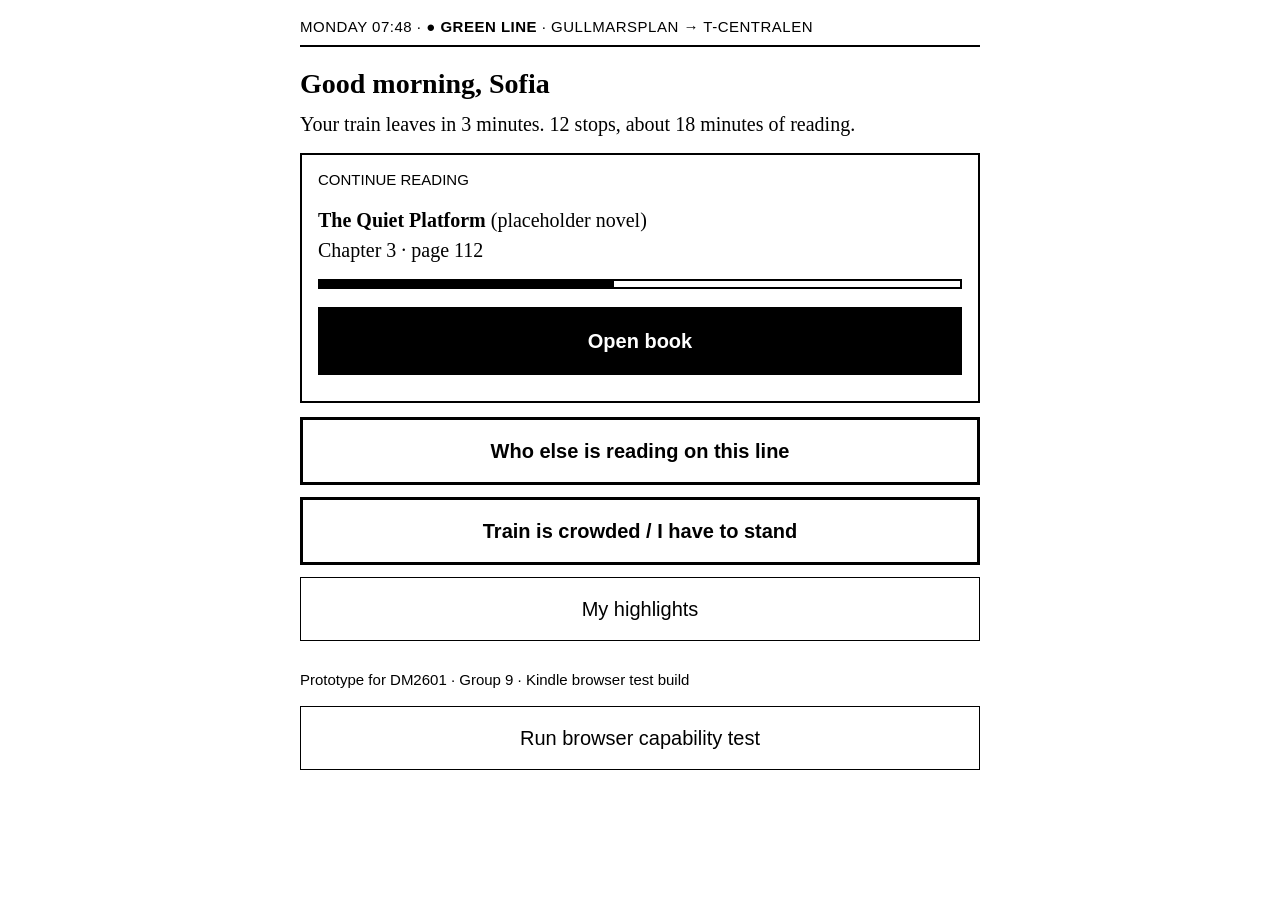
<file: index.html>
<!DOCTYPE html>
<html lang="en">
<head>
<meta charset="utf-8">
<meta name="viewport" content="width=device-width, initial-scale=1">
<title>Sofia · Commute Reading</title>
<link rel="stylesheet" href="style.css">
</head>
<body>

<div class="meta">Monday 07:48 · <span class="line line-green">Green line</span> · Gullmarsplan → T-Centralen</div>

<h1>Good morning, Sofia</h1>
<p>Your train leaves in 3 minutes. 12 stops, about 18 minutes of reading.</p>

<div class="card">
  <p class="small">CONTINUE READING</p>
  <p><strong>The Quiet Platform</strong> (placeholder novel)<br>Chapter 3 · page 112</p>
  <div class="progress"><span style="width:46%"></span></div>
  <a class="btn primary" href="reading.html">Open book</a>
</div>

<a class="btn" href="line.html">Who else is reading on this line</a>
<a class="btn" href="crowded.html">Train is crowded / I have to stand</a>
<a class="btn quiet" href="highlights.html">My highlights</a>

<div class="foot small">
  <p>Prototype for DM2601 · Group 9 · Kindle browser test build</p>
  <a class="btn quiet" href="test.html">Run browser capability test</a>
</div>

</body>
</html>
</file>
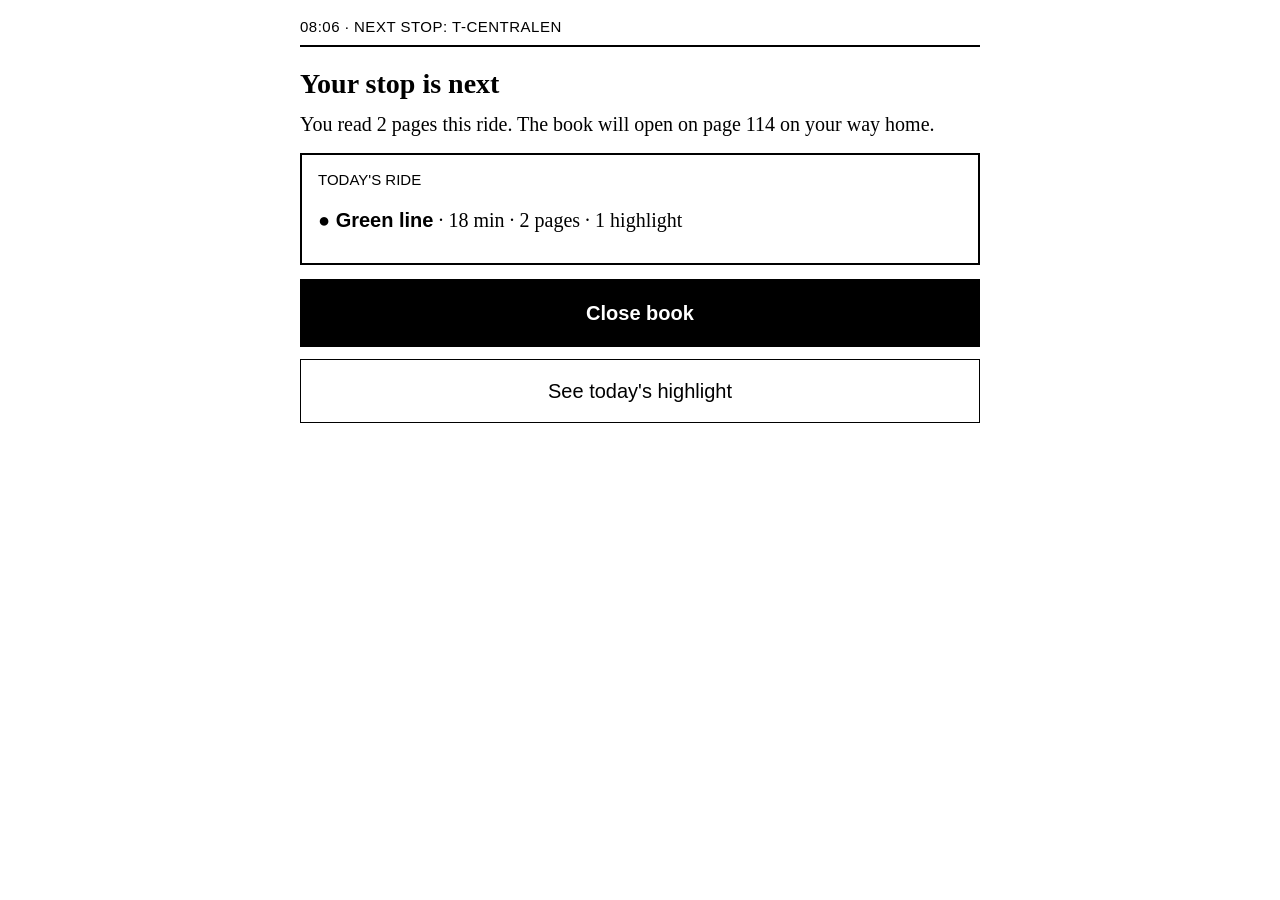
<file: arrived.html>
<!DOCTYPE html>
<html lang="en">
<head>
<meta charset="utf-8">
<meta name="viewport" content="width=device-width, initial-scale=1">
<title>Arriving · T-Centralen</title>
<link rel="stylesheet" href="style.css">
</head>
<body>

<div class="meta">08:06 · Next stop: T-Centralen</div>

<h1>Your stop is next</h1>
<p>You read 2 pages this ride. The book will open on page 114 on your way home.</p>

<div class="card">
  <p class="small">TODAY'S RIDE</p>
  <p><span class="line line-green">Green line</span> · 18 min · 2 pages · 1 highlight</p>
</div>

<a class="btn primary" href="index.html">Close book</a>
<a class="btn quiet" href="highlights.html">See today's highlight</a>

</body>
</html>
</file>
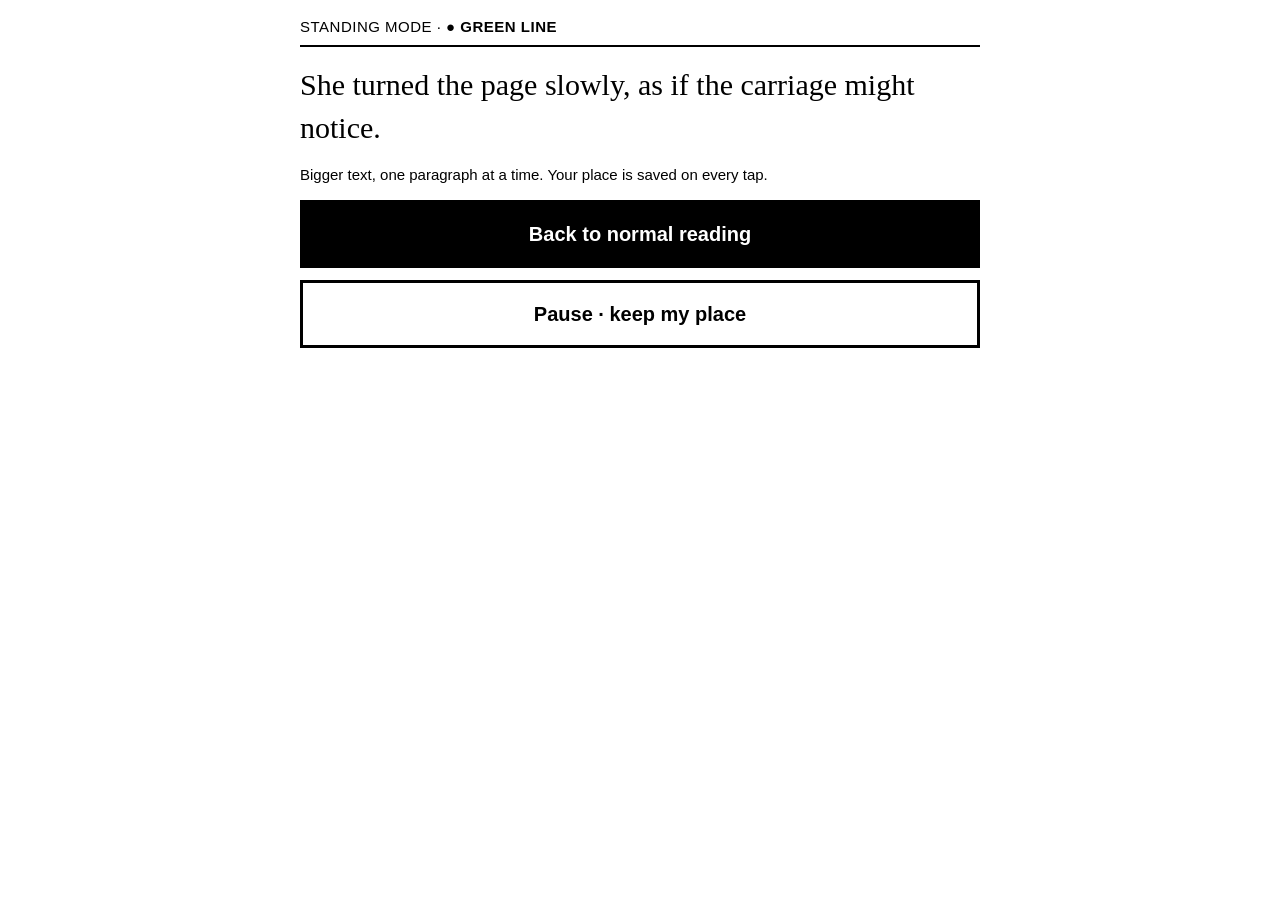
<file: crowded-2.html>
<!DOCTYPE html>
<html lang="en">
<head>
<meta charset="utf-8">
<meta name="viewport" content="width=device-width, initial-scale=1">
<title>Crowded train mode</title>
<link rel="stylesheet" href="style.css">
<style>
  body { font-size: 26px; }
  .big { font-size: 30px; line-height: 1.45; }
</style>
</head>
<body>

<div class="meta">Standing mode · <span class="line line-green">Green line</span></div>

<p class="big">She turned the page slowly, as if the carriage might notice.</p>

<p class="small">Bigger text, one paragraph at a time. Your place is saved on every tap.</p>

<a class="btn primary" href="reading.html">Back to normal reading</a>
<a class="btn" href="index.html">Pause · keep my place</a>

</body>
</html>
</file>
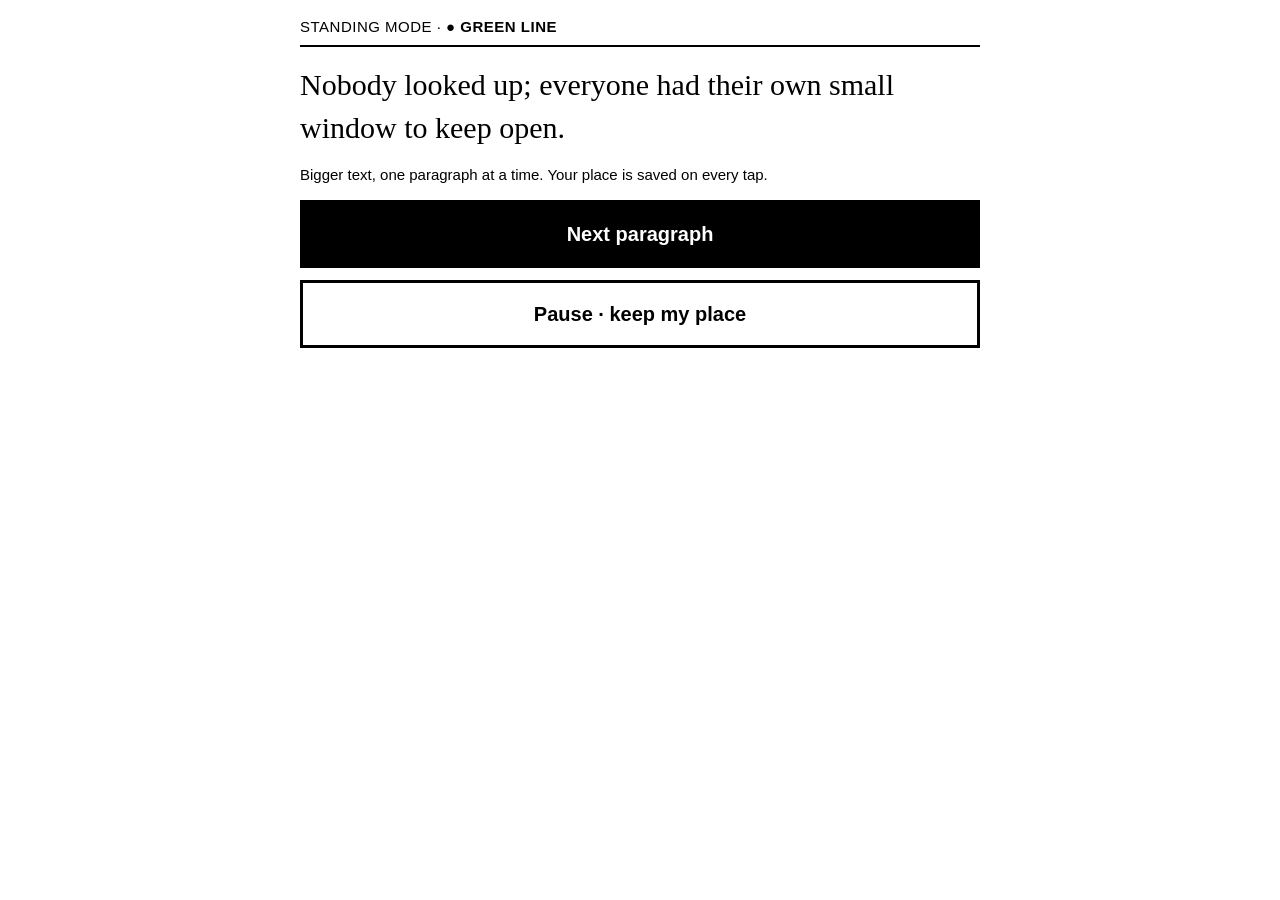
<file: crowded.html>
<!DOCTYPE html>
<html lang="en">
<head>
<meta charset="utf-8">
<meta name="viewport" content="width=device-width, initial-scale=1">
<title>Crowded train mode</title>
<link rel="stylesheet" href="style.css">
<style>
  /* Standing / one-handed mode: extra-large type, one action per screen. */
  body { font-size: 26px; }
  .big { font-size: 30px; line-height: 1.45; }
</style>
</head>
<body>

<div class="meta">Standing mode · <span class="line line-green">Green line</span></div>

<p class="big">Nobody looked up; everyone had their own small window to keep open.</p>

<p class="small">Bigger text, one paragraph at a time. Your place is saved on every tap.</p>

<a class="btn primary" href="crowded-2.html">Next paragraph</a>
<a class="btn" href="index.html">Pause · keep my place</a>

</body>
</html>
</file>
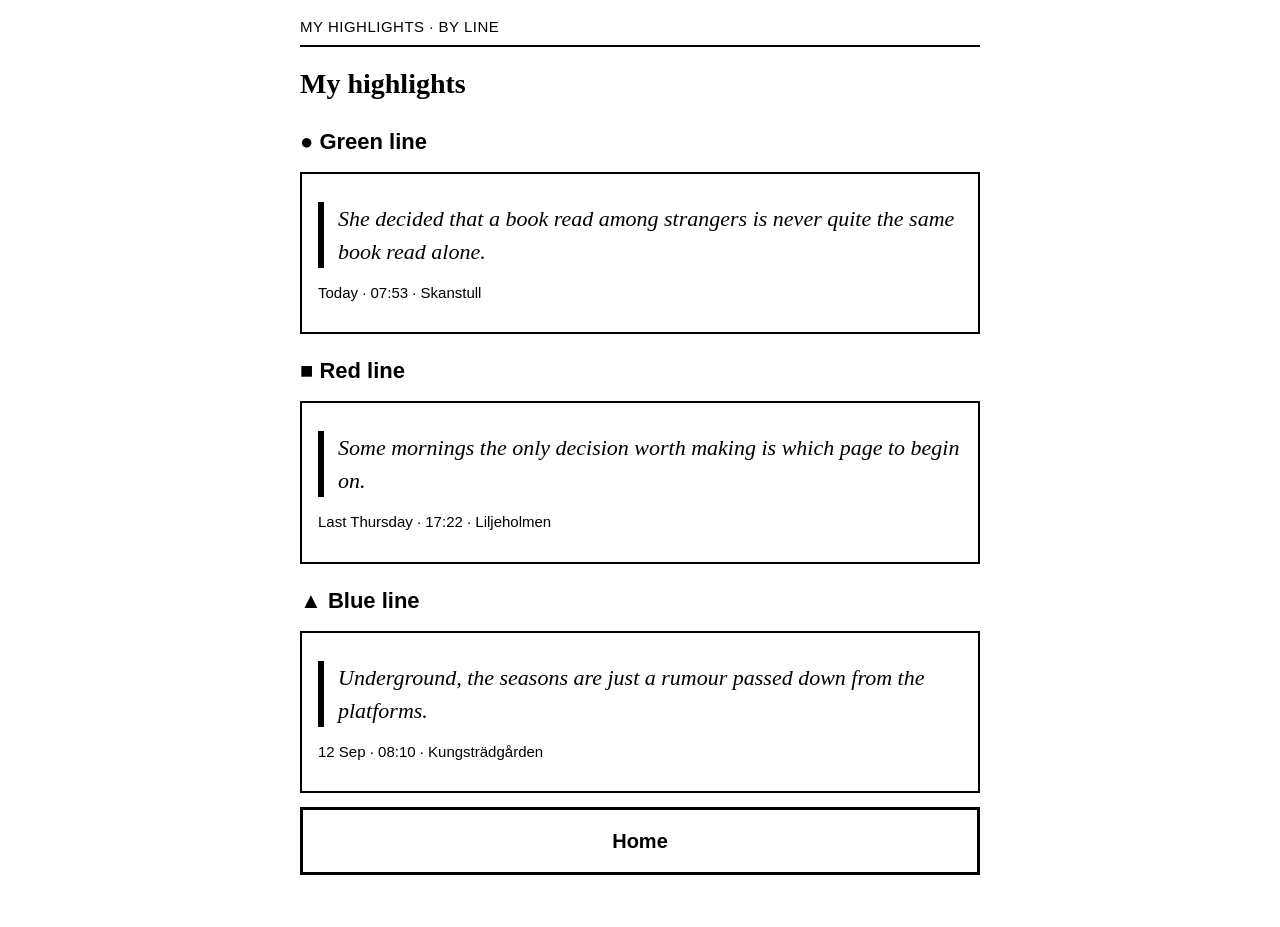
<file: highlights.html>
<!DOCTYPE html>
<html lang="en">
<head>
<meta charset="utf-8">
<meta name="viewport" content="width=device-width, initial-scale=1">
<title>My highlights</title>
<link rel="stylesheet" href="style.css">
</head>
<body>

<div class="meta">My highlights · by line</div>

<h1>My highlights</h1>

<h2><span class="line line-green">Green line</span></h2>
<div class="card">
  <div class="quote">She decided that a book read among strangers is never quite the same book read alone.</div>
  <p class="small">Today · 07:53 · Skanstull</p>
</div>

<h2><span class="line line-red">Red line</span></h2>
<div class="card">
  <div class="quote">Some mornings the only decision worth making is which page to begin on.</div>
  <p class="small">Last Thursday · 17:22 · Liljeholmen</p>
</div>

<h2><span class="line line-blue">Blue line</span></h2>
<div class="card">
  <div class="quote">Underground, the seasons are just a rumour passed down from the platforms.</div>
  <p class="small">12 Sep · 08:10 · Kungsträdgården</p>
</div>

<a class="btn" href="index.html">Home</a>

</body>
</html>
</file>
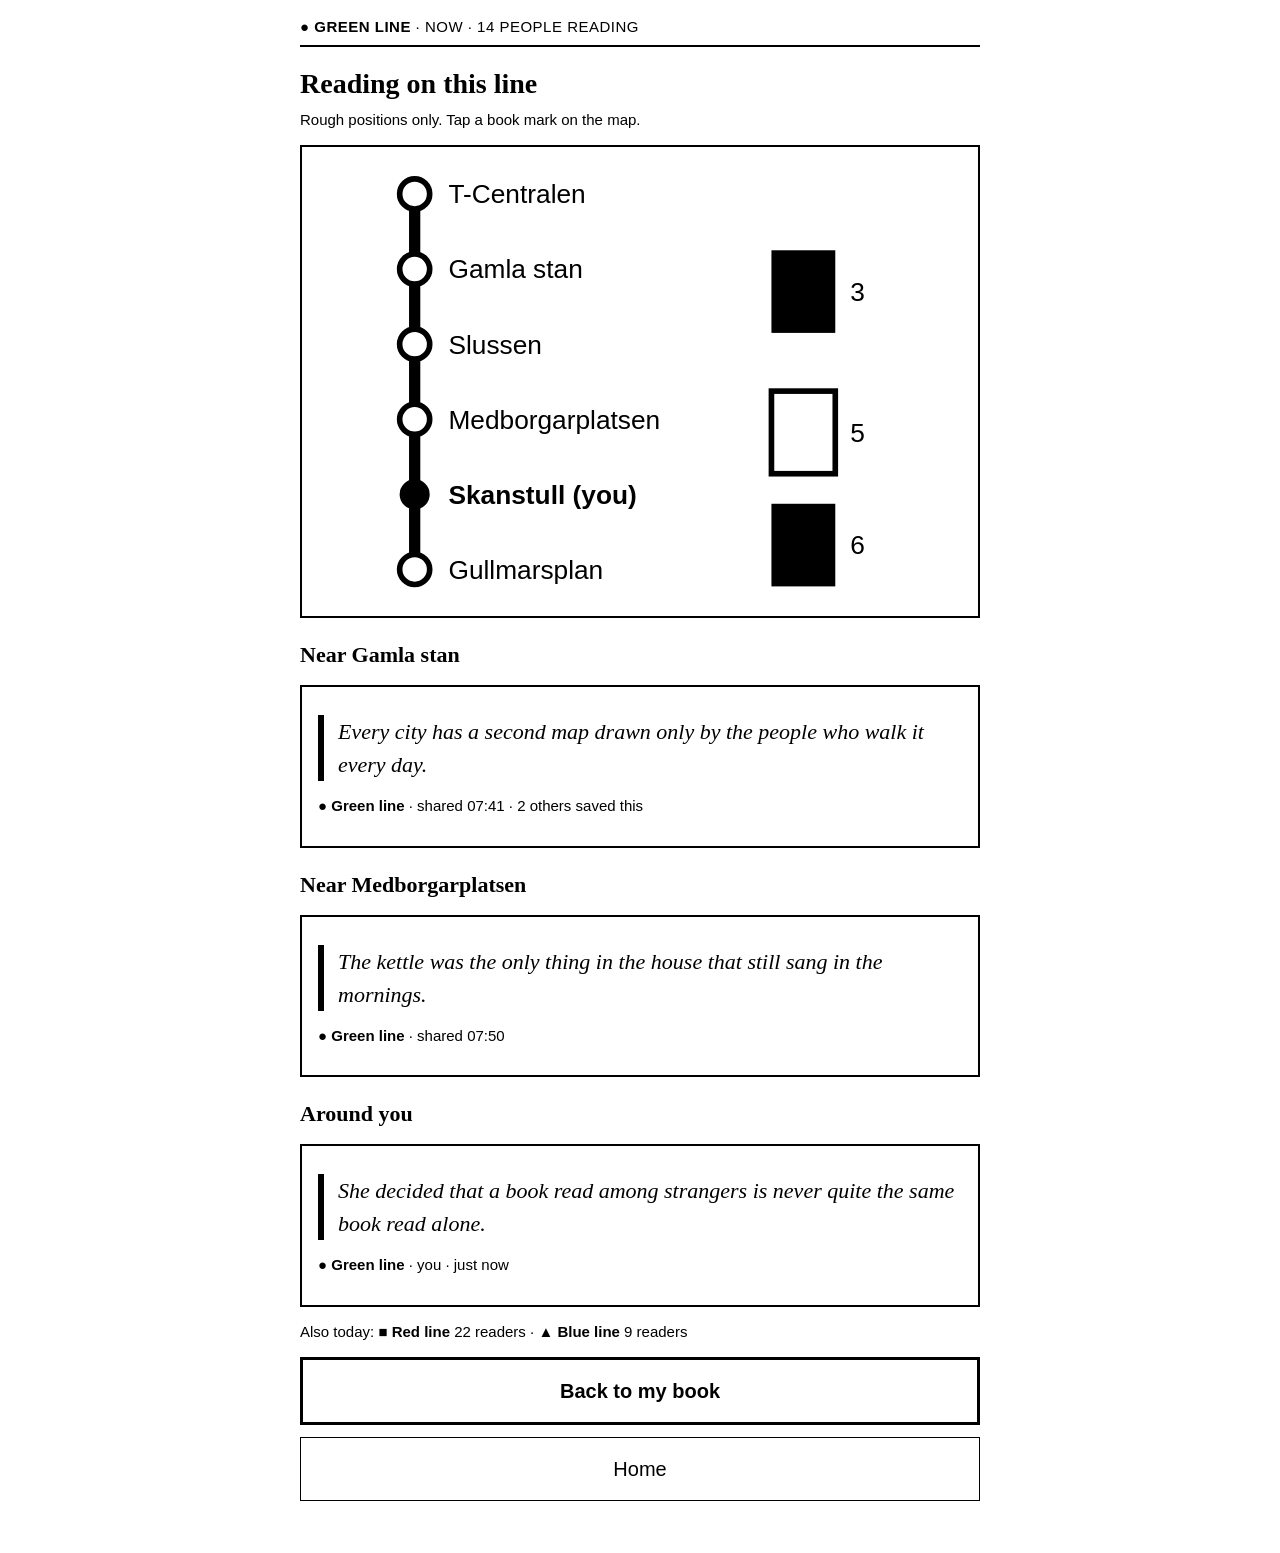
<file: line.html>
<!DOCTYPE html>
<html lang="en">
<head>
<meta charset="utf-8">
<meta name="viewport" content="width=device-width, initial-scale=1">
<title>Reading on the green line</title>
<link rel="stylesheet" href="style.css">
</head>
<body>

<div class="meta"><span class="line line-green">Green line</span> · now · 14 people reading</div>

<h1>Reading on this line</h1>
<p class="small">Rough positions only. Tap a book mark on the map.</p>

<!-- Inline SVG test: shapes, text, and tappable links inside SVG. -->
<svg width="100%" viewBox="0 0 360 250" xmlns="http://www.w3.org/2000/svg" xmlns:xlink="http://www.w3.org/1999/xlink" style="border:2px solid #000; display:block;">
  <line x1="60" y1="25" x2="60" y2="225" stroke="#000" stroke-width="6"/>
  <g font-family="Helvetica, Arial, sans-serif" font-size="14" fill="#000">
    <circle cx="60" cy="25"  r="8" fill="#fff" stroke="#000" stroke-width="3"/><text x="78" y="30">T-Centralen</text>
    <circle cx="60" cy="65"  r="8" fill="#fff" stroke="#000" stroke-width="3"/><text x="78" y="70">Gamla stan</text>
    <circle cx="60" cy="105" r="8" fill="#fff" stroke="#000" stroke-width="3"/><text x="78" y="110">Slussen</text>
    <circle cx="60" cy="145" r="8" fill="#fff" stroke="#000" stroke-width="3"/><text x="78" y="150">Medborgarplatsen</text>
    <circle cx="60" cy="185" r="8" fill="#000"/><text x="78" y="190" font-weight="bold">Skanstull (you)</text>
    <circle cx="60" cy="225" r="8" fill="#fff" stroke="#000" stroke-width="3"/><text x="78" y="230">Gullmarsplan</text>
  </g>
  <a xlink:href="#r1"><rect x="250" y="55"  width="34" height="44" fill="#000"/><text x="292" y="82" font-size="14" font-family="Helvetica, Arial, sans-serif">3</text></a>
  <a xlink:href="#r2"><rect x="250" y="130" width="34" height="44" fill="#fff" stroke="#000" stroke-width="3"/><text x="292" y="157" font-size="14" font-family="Helvetica, Arial, sans-serif">5</text></a>
  <a xlink:href="#r3"><rect x="250" y="190" width="34" height="44" fill="#000"/><text x="292" y="217" font-size="14" font-family="Helvetica, Arial, sans-serif">6</text></a>
</svg>

<h2 id="r1">Near Gamla stan</h2>
<div class="card">
  <div class="quote">Every city has a second map drawn only by the people who walk it every day.</div>
  <p class="small"><span class="line line-green">Green line</span> · shared 07:41 · 2 others saved this</p>
</div>

<h2 id="r2">Near Medborgarplatsen</h2>
<div class="card">
  <div class="quote">The kettle was the only thing in the house that still sang in the mornings.</div>
  <p class="small"><span class="line line-green">Green line</span> · shared 07:50</p>
</div>

<h2 id="r3">Around you</h2>
<div class="card">
  <div class="quote">She decided that a book read among strangers is never quite the same book read alone.</div>
  <p class="small"><span class="line line-green">Green line</span> · you · just now</p>
</div>

<p class="small">Also today: <span class="line line-red">Red line</span> 22 readers · <span class="line line-blue">Blue line</span> 9 readers</p>

<a class="btn" href="reading.html">Back to my book</a>
<a class="btn quiet" href="index.html">Home</a>

</body>
</html>
</file>
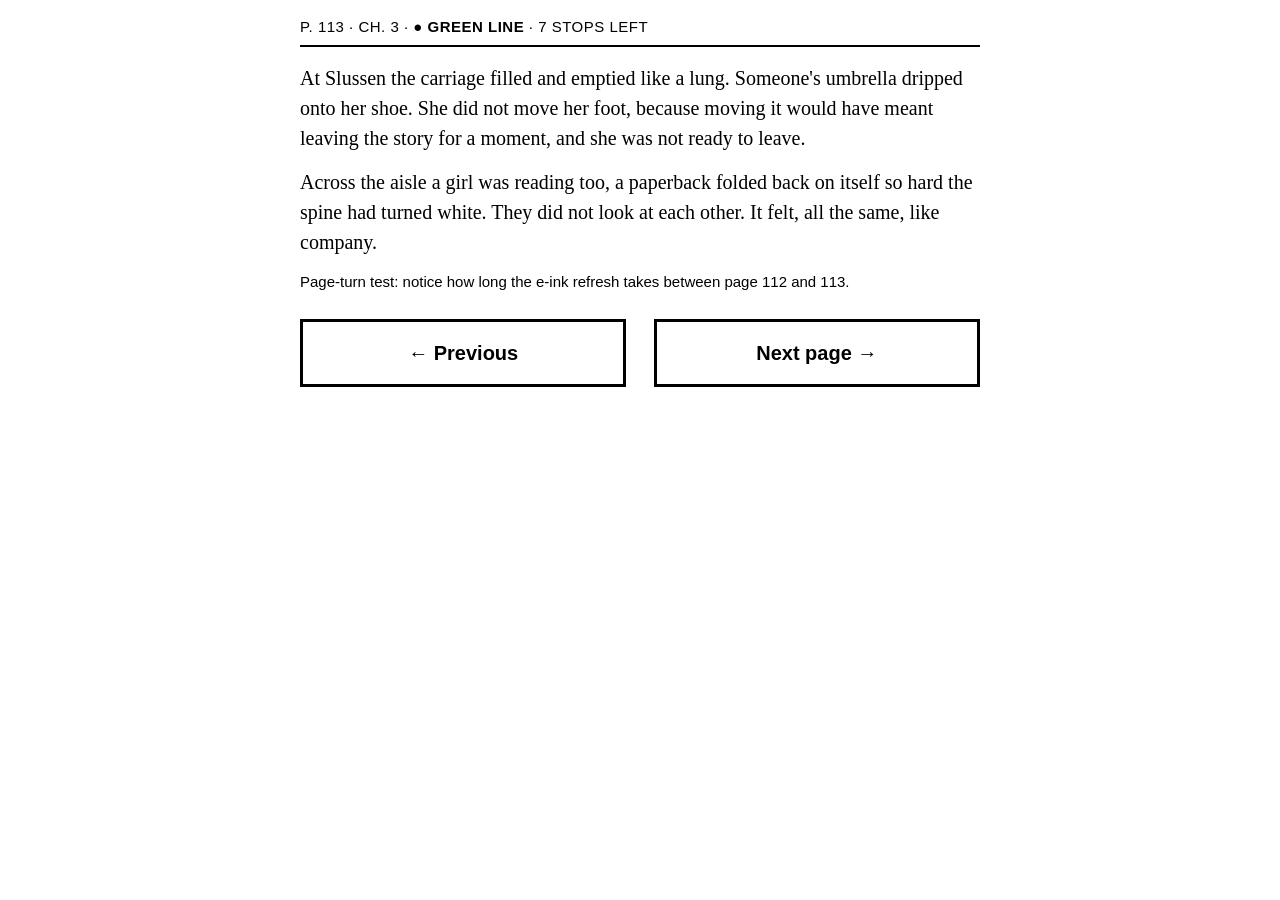
<file: reading-2.html>
<!DOCTYPE html>
<html lang="en">
<head>
<meta charset="utf-8">
<meta name="viewport" content="width=device-width, initial-scale=1">
<title>Reading · page 113</title>
<link rel="stylesheet" href="style.css">
</head>
<body>

<div class="meta">p. 113 · Ch. 3 · <span class="line line-green">Green line</span> · 7 stops left</div>

<div class="page">
  <p>
    At Slussen the carriage filled and emptied like a lung. Someone's umbrella dripped onto her shoe.
    She did not move her foot, because moving it would have meant leaving the story for a moment,
    and she was not ready to leave.
  </p>
  <p>
    Across the aisle a girl was reading too, a paperback folded back on itself so hard the spine had turned white.
    They did not look at each other. It felt, all the same, like company.
  </p>
</div>

<p class="small">Page-turn test: notice how long the e-ink refresh takes between page 112 and 113.</p>

<div class="row">
  <a class="btn" href="reading.html">&larr; Previous</a>
  <a class="btn" href="arrived.html">Next page &rarr;</a>
</div>

</body>
</html>
</file>
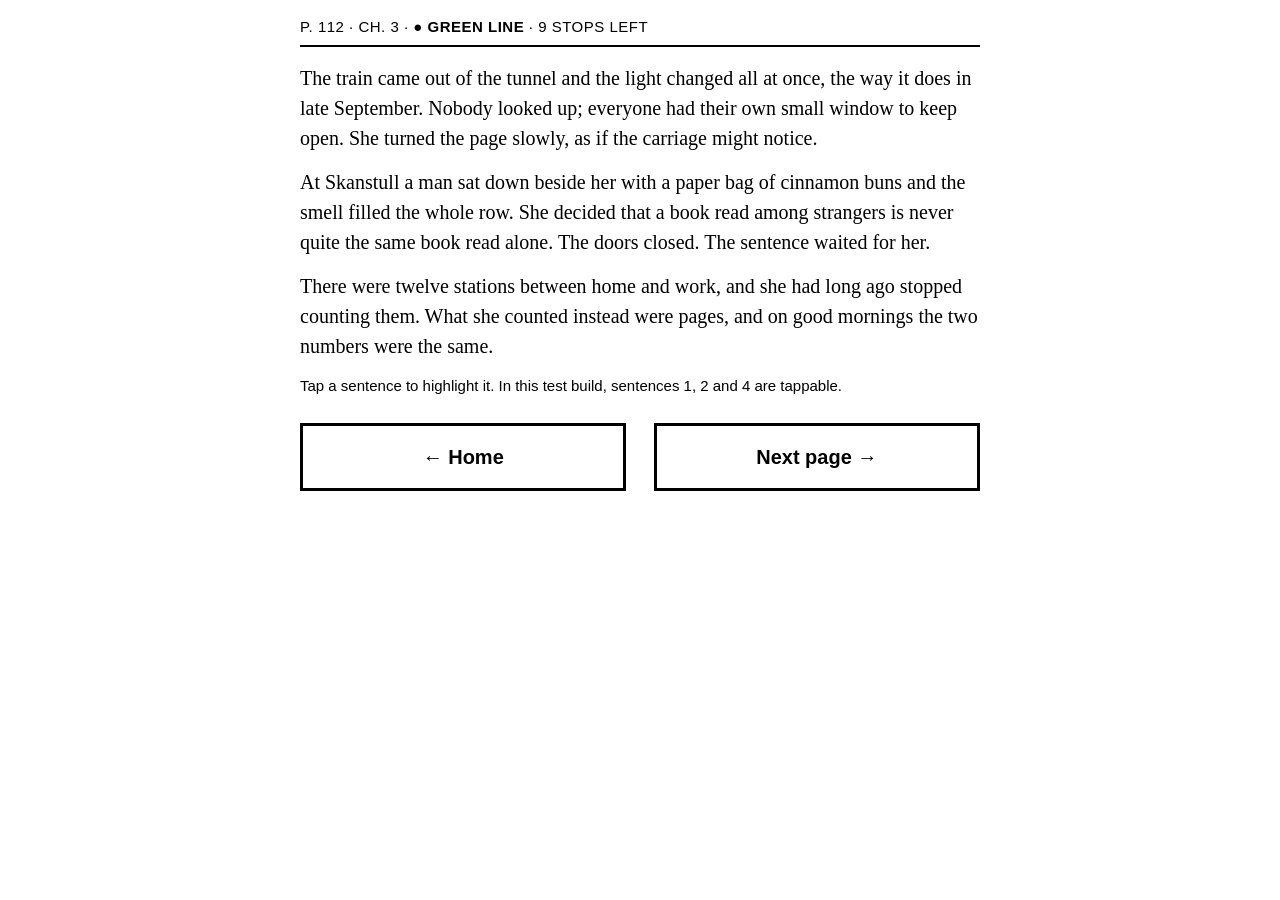
<file: reading.html>
<!DOCTYPE html>
<html lang="en">
<head>
<meta charset="utf-8">
<meta name="viewport" content="width=device-width, initial-scale=1">
<title>Reading · page 112</title>
<link rel="stylesheet" href="style.css">
</head>
<body>

<div class="meta">p. 112 · Ch. 3 · <span class="line line-green">Green line</span> · 9 stops left</div>

<div class="page">
  <p>
    <a class="s" href="saved.html?n=1">The train came out of the tunnel and the light changed all at once, the way it does in late September.</a>
    <a class="s" href="saved.html?n=2">Nobody looked up; everyone had their own small window to keep open.</a>
    She turned the page slowly, as if the carriage might notice.
  </p>
  <p>
    At Skanstull a man sat down beside her with a paper bag of cinnamon buns and the smell filled the whole row.
    <a class="s" href="saved.html?n=3">She decided that a book read among strangers is never quite the same book read alone.</a>
    The doors closed. The sentence waited for her.
  </p>
  <p>
    There were twelve stations between home and work, and she had long ago stopped counting them.
    What she counted instead were pages, and on good mornings the two numbers were the same.
  </p>
</div>

<p class="small">Tap a sentence to highlight it. In this test build, sentences 1, 2 and 4 are tappable.</p>

<div class="row">
  <a class="btn" href="index.html">&larr; Home</a>
  <a class="btn" href="reading-2.html">Next page &rarr;</a>
</div>

</body>
</html>
</file>
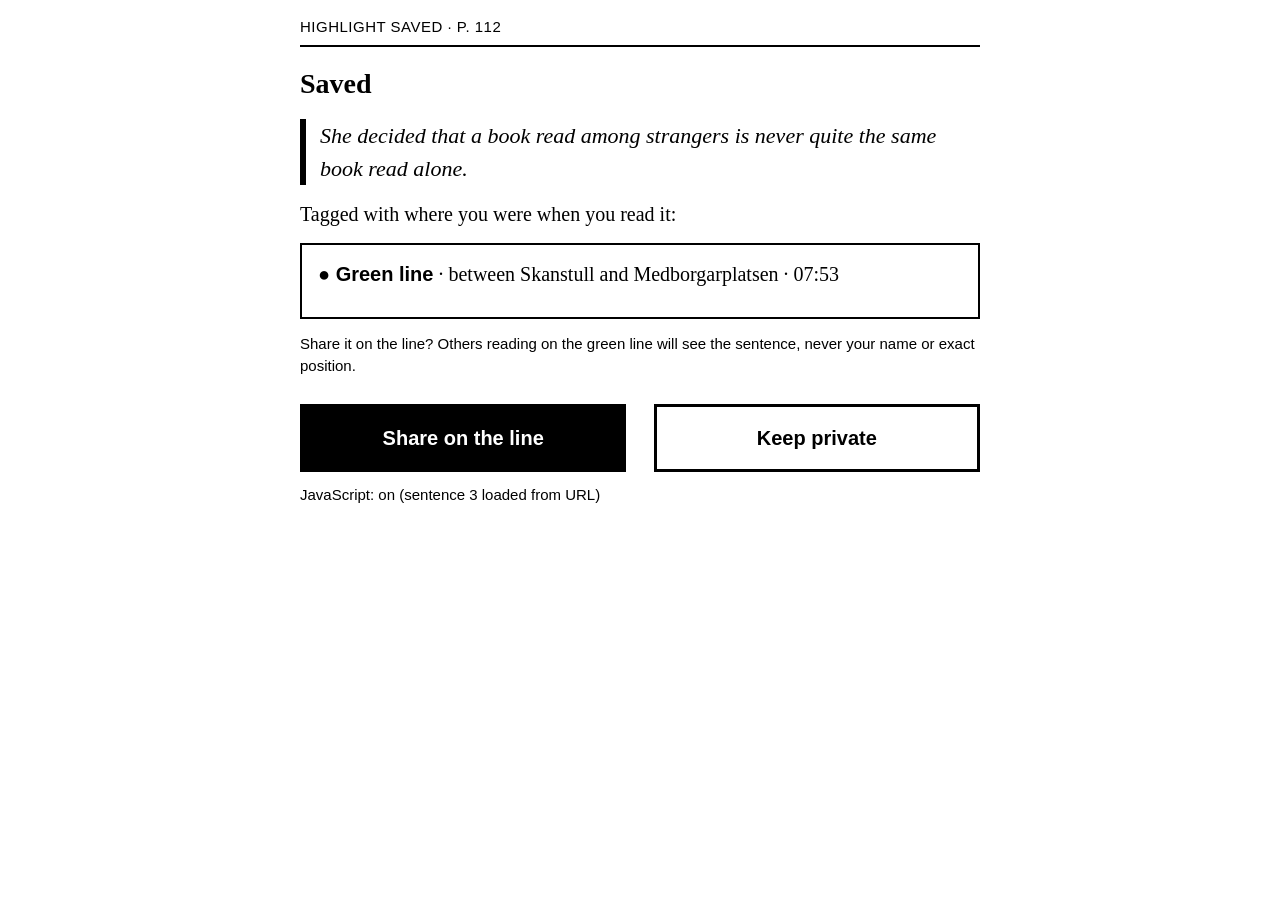
<file: saved.html>
<!DOCTYPE html>
<html lang="en">
<head>
<meta charset="utf-8">
<meta name="viewport" content="width=device-width, initial-scale=1">
<title>Highlight saved</title>
<link rel="stylesheet" href="style.css">
</head>
<body>

<div class="meta">Highlight saved · p. 112</div>

<h1>Saved</h1>

<div class="quote" id="q">She decided that a book read among strangers is never quite the same book read alone.</div>

<p>Tagged with where you were when you read it:</p>
<div class="card">
  <p><span class="line line-green">Green line</span> · between Skanstull and Medborgarplatsen · 07:53</p>
</div>

<p class="small">Share it on the line? Others reading on the green line will see the sentence, never your name or exact position.</p>

<div class="row">
  <a class="btn primary" href="line.html">Share on the line</a>
  <a class="btn" href="reading.html">Keep private</a>
</div>

<p class="small" id="js-status">JavaScript: off (showing default sentence)</p>

<script>
  // ES5 only: no arrow functions, no let/const, no template strings.
  (function () {
    var sentences = {
      "1": "The train came out of the tunnel and the light changed all at once, the way it does in late September.",
      "2": "Nobody looked up; everyone had their own small window to keep open.",
      "3": "She decided that a book read among strangers is never quite the same book read alone."
    };
    var m = /[?&]n=(\d)/.exec(window.location.search);
    var n = m ? m[1] : "3";
    var el = document.getElementById("q");
    if (sentences[n]) { el.innerHTML = sentences[n]; }
    document.getElementById("js-status").innerHTML = "JavaScript: on (sentence " + n + " loaded from URL)";
  })();
</script>

</body>
</html>
</file>
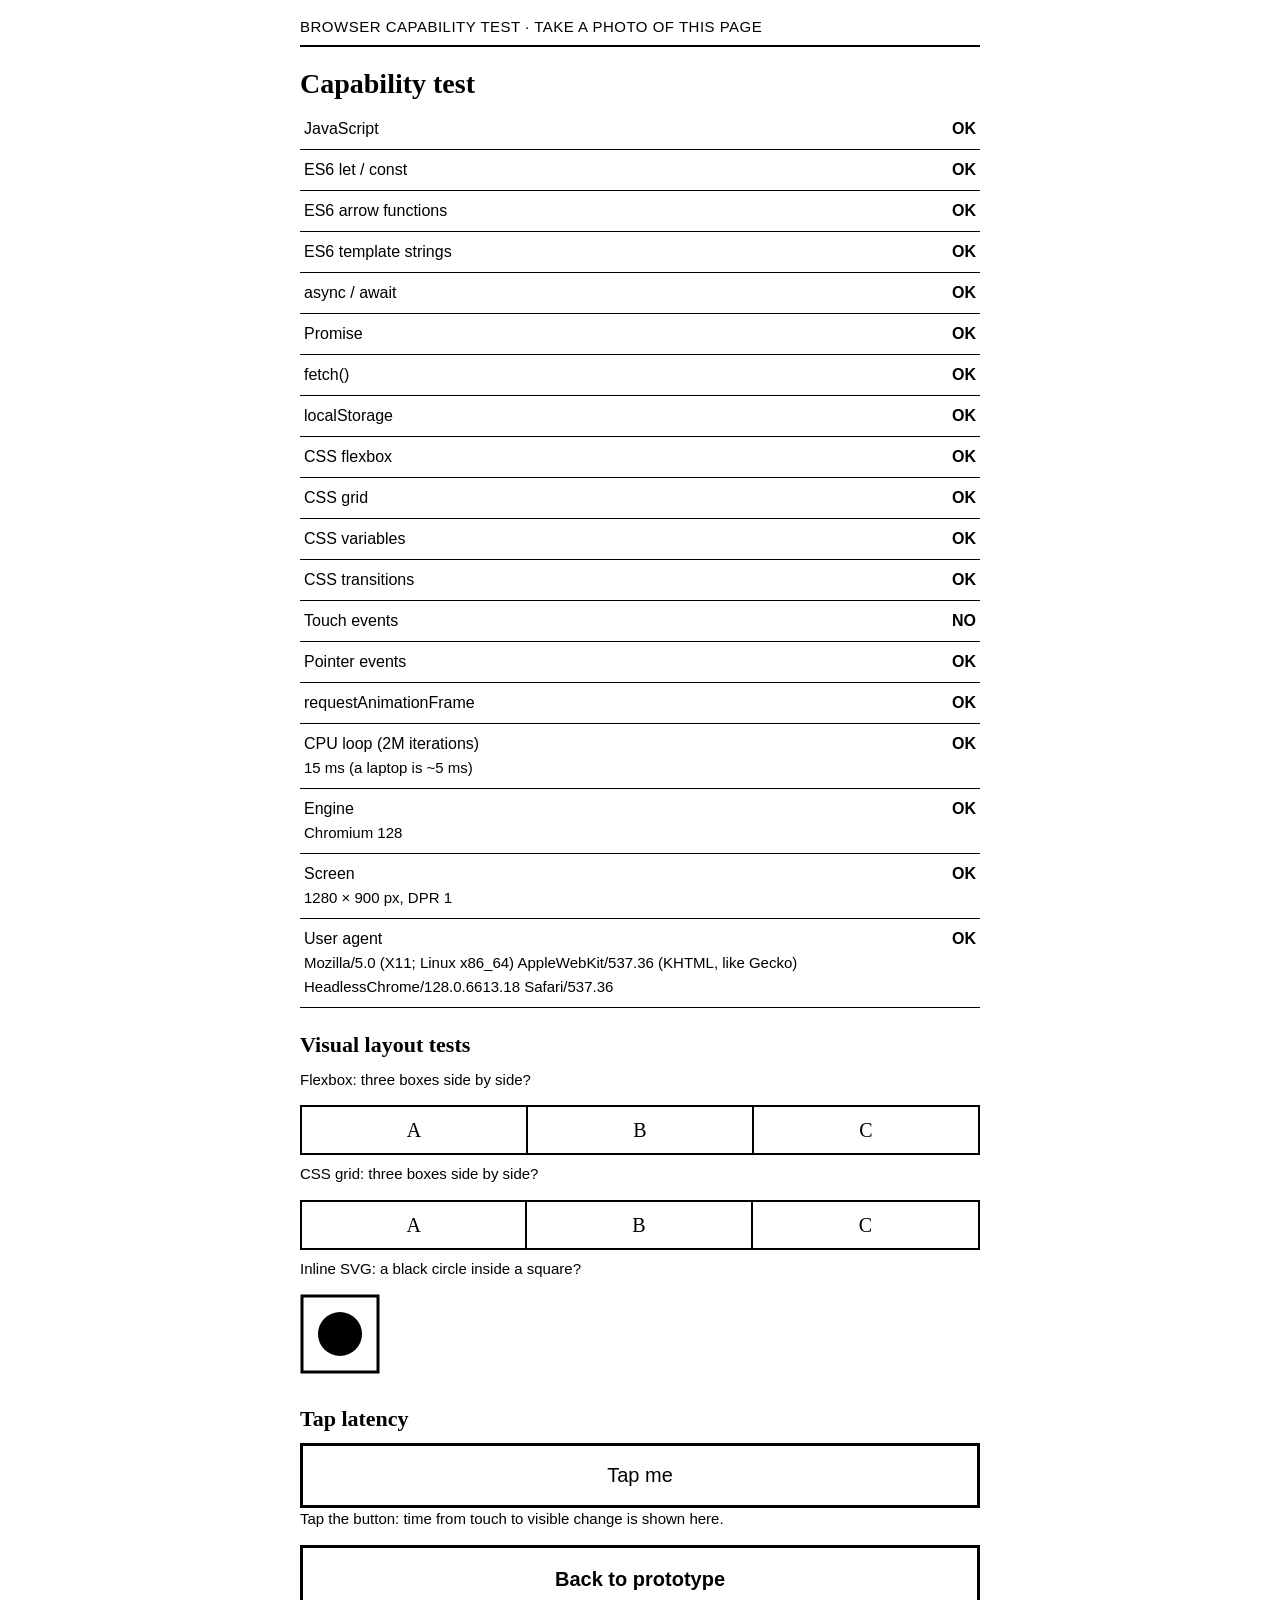
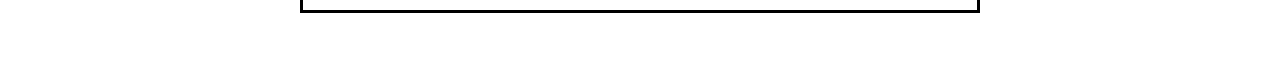
<file: test.html>
<!DOCTYPE html>
<html lang="en">
<head>
<meta charset="utf-8">
<meta name="viewport" content="width=device-width, initial-scale=1">
<title>Kindle capability test</title>
<link rel="stylesheet" href="style.css">
<style>
  .flexbox { display: -webkit-box; display: -webkit-flex; display: flex; border: 2px solid #000; margin: 8px 0; }
  .flexbox div { -webkit-flex: 1; flex: 1; padding: 8px; text-align: center; border-right: 2px solid #000; }
  .flexbox div:last-child { border-right: 0; }
  .gridbox { display: grid; grid-template-columns: 1fr 1fr 1fr; border: 2px solid #000; margin: 8px 0; }
  .gridbox div { padding: 8px; text-align: center; border-right: 2px solid #000; }
  .gridbox div:last-child { border-right: 0; }
  #tapbtn { display: block; width: 100%; padding: 18px; font-size: 20px; border: 3px solid #000; background: #fff; }
</style>
</head>
<body>

<div class="meta">Browser capability test · take a photo of this page</div>

<h1>Capability test</h1>

<noscript><div class="card"><strong>JavaScript is OFF.</strong> Only the visual CSS tests below are meaningful. Turn JS on in the Kindle browser menu and reload.</div></noscript>

<table class="tests" id="results">
  <tr><td>JavaScript</td><td class="r">FAIL</td></tr>
</table>

<h2>Visual layout tests</h2>
<p class="small">Flexbox: three boxes side by side?</p>
<div class="flexbox"><div>A</div><div>B</div><div>C</div></div>
<p class="small">CSS grid: three boxes side by side?</p>
<div class="gridbox"><div>A</div><div>B</div><div>C</div></div>
<p class="small">Inline SVG: a black circle inside a square?</p>
<svg width="80" height="80" viewBox="0 0 80 80"><rect x="2" y="2" width="76" height="76" fill="#fff" stroke="#000" stroke-width="3"/><circle cx="40" cy="40" r="22" fill="#000"/></svg>

<h2>Tap latency</h2>
<button id="tapbtn" type="button">Tap me</button>
<p class="small" id="tapout">Tap the button: time from touch to visible change is shown here.</p>

<a class="btn" href="index.html">Back to prototype</a>

<script>
(function () {
  var rows = [];
  function add(name, ok, note) {
    rows.push("<tr><td>" + name + (note ? "<br><span class='small'>" + note + "</span>" : "") +
              "</td><td class='r'>" + (ok ? "OK" : "NO") + "</td></tr>");
  }
  function tryEval(src) { try { new Function(src); return true; } catch (e) { return false; } }
  function cssSupports(p, v) {
    try { if (window.CSS && CSS.supports) { return CSS.supports(p, v); } } catch (e) {}
    var d = document.createElement("div");
    try { d.style[p] = v; } catch (e2) {}
    return d.style[p] === v;
  }

  add("JavaScript", true);
  add("ES6 let / const", tryEval("let a = 1; const b = 2;"));
  add("ES6 arrow functions", tryEval("var f = (x) => x * 2;"));
  add("ES6 template strings", tryEval("var s = `a${1}`;"));
  add("async / await", tryEval("async function f(){ await 1; }"));
  add("Promise", typeof Promise !== "undefined");
  add("fetch()", typeof window.fetch === "function");

  var ls = false;
  try { localStorage.setItem("__t", "1"); ls = localStorage.getItem("__t") === "1"; localStorage.removeItem("__t"); } catch (e) {}
  add("localStorage", ls);

  add("CSS flexbox", cssSupports("display", "flex"));
  add("CSS grid", cssSupports("display", "grid"));
  add("CSS variables", cssSupports("--x", "1"));
  add("CSS transitions", cssSupports("transition", "opacity 1s"));
  add("Touch events", "ontouchstart" in window);
  add("Pointer events", typeof window.PointerEvent !== "undefined");
  add("requestAnimationFrame", typeof window.requestAnimationFrame === "function");

  // Rough CPU benchmark: 2 million loop iterations.
  var t0 = new Date().getTime(), x = 0;
  for (var i = 0; i < 2000000; i++) { x += i % 7; }
  var ms = new Date().getTime() - t0;
  add("CPU loop (2M iterations)", ms < 1500, ms + " ms (a laptop is ~5 ms)");

  var ua = navigator.userAgent;
  var chrome = /Chrome\/(\d+)/.exec(ua);
  add("Engine", true, chrome ? "Chromium " + chrome[1] : "not Chromium");
  add("Screen", true, window.innerWidth + " × " + window.innerHeight + " px, DPR " + (window.devicePixelRatio || 1));
  add("User agent", true, ua);

  document.getElementById("results").innerHTML = rows.join("");

  // Tap latency: measure from touchstart (or mousedown) to next paint-ish tick.
  var btn = document.getElementById("tapbtn"), out = document.getElementById("tapout"), start = 0, n = 0;
  function down() { start = new Date().getTime(); }
  function up() {
    n++;
    var d = new Date().getTime() - (start || new Date().getTime());
    btn.style.background = (n % 2) ? "#000" : "#fff";
    btn.style.color = (n % 2) ? "#fff" : "#000";
    out.innerHTML = "Tap " + n + ": handler ran " + d + " ms after touch. Also judge by eye how long the screen took to change.";
  }
  if ("ontouchstart" in window) { btn.addEventListener("touchstart", down, false); }
  btn.addEventListener("mousedown", down, false);
  btn.addEventListener("click", up, false);
})();
</script>

</body>
</html>
</file>
<file: style.css>
/* Kindle-friendly baseline: high contrast, big tap targets, no animation.
   Deliberately avoids CSS variables, grid, and transitions so that old
   WebKit/Chromium builds render the same thing. */

* { box-sizing: border-box; }

html, body {
  margin: 0;
  padding: 0;
  background: #fff;
  color: #000;
}

body {
  font-family: Georgia, "Times New Roman", serif;
  font-size: 20px;
  line-height: 1.5;
  padding: 16px 20px 40px 20px;
  max-width: 720px;
  margin: 0 auto;
}

h1 { font-size: 28px; margin: 8px 0 4px 0; }
h2 { font-size: 22px; margin: 20px 0 8px 0; }
p  { margin: 0 0 14px 0; }

.meta {
  font-family: Helvetica, Arial, sans-serif;
  font-size: 15px;
  letter-spacing: 0.5px;
  text-transform: uppercase;
  border-bottom: 2px solid #000;
  padding-bottom: 6px;
  margin-bottom: 16px;
}

.small { font-size: 15px; font-family: Helvetica, Arial, sans-serif; }

/* Buttons are plain links: every interaction is a page load,
   which is the most reliable thing an e-ink browser can do. */
a.btn {
  display: block;
  border: 3px solid #000;
  padding: 16px 14px;
  margin: 12px 0;
  text-align: center;
  text-decoration: none;
  color: #000;
  font-family: Helvetica, Arial, sans-serif;
  font-size: 20px;
  font-weight: bold;
}
a.btn.primary { background: #000; color: #fff; }
a.btn.quiet   { border-width: 1px; font-weight: normal; }

.row { overflow: hidden; }
.row a.btn { float: left; width: 48%; }
.row a.btn + a.btn { margin-left: 4%; }

.card {
  border: 2px solid #000;
  padding: 14px 16px;
  margin: 14px 0;
}

.quote {
  font-size: 22px;
  font-style: italic;
  border-left: 6px solid #000;
  padding-left: 14px;
  margin: 14px 0;
}

/* Tunnelbana lines in grayscale: shape + label, never colour alone. */
.line { font-family: Helvetica, Arial, sans-serif; font-weight: bold; white-space: nowrap; }
.line-green:before { content: "\25CF  "; }  /* ● */
.line-red:before   { content: "\25A0  "; }  /* ■ */
.line-blue:before  { content: "\25B2  "; }  /* ▲ */

/* Reading page: each sentence is a link to "highlight" it. */
.page p { text-align: left; }
.page a.s { color: #000; text-decoration: none; }
.page a.s.hl { background: #000; color: #fff; }

.progress {
  height: 10px;
  border: 2px solid #000;
  margin: 8px 0 18px 0;
}
.progress span { display: block; height: 100%; background: #000; }

table.tests { width: 100%; border-collapse: collapse; font-family: Helvetica, Arial, sans-serif; font-size: 16px; }
table.tests td { border-bottom: 1px solid #000; padding: 8px 4px; vertical-align: top; }
table.tests td.r { width: 90px; font-weight: bold; text-align: right; }

.foot { margin-top: 28px; }
</file>
